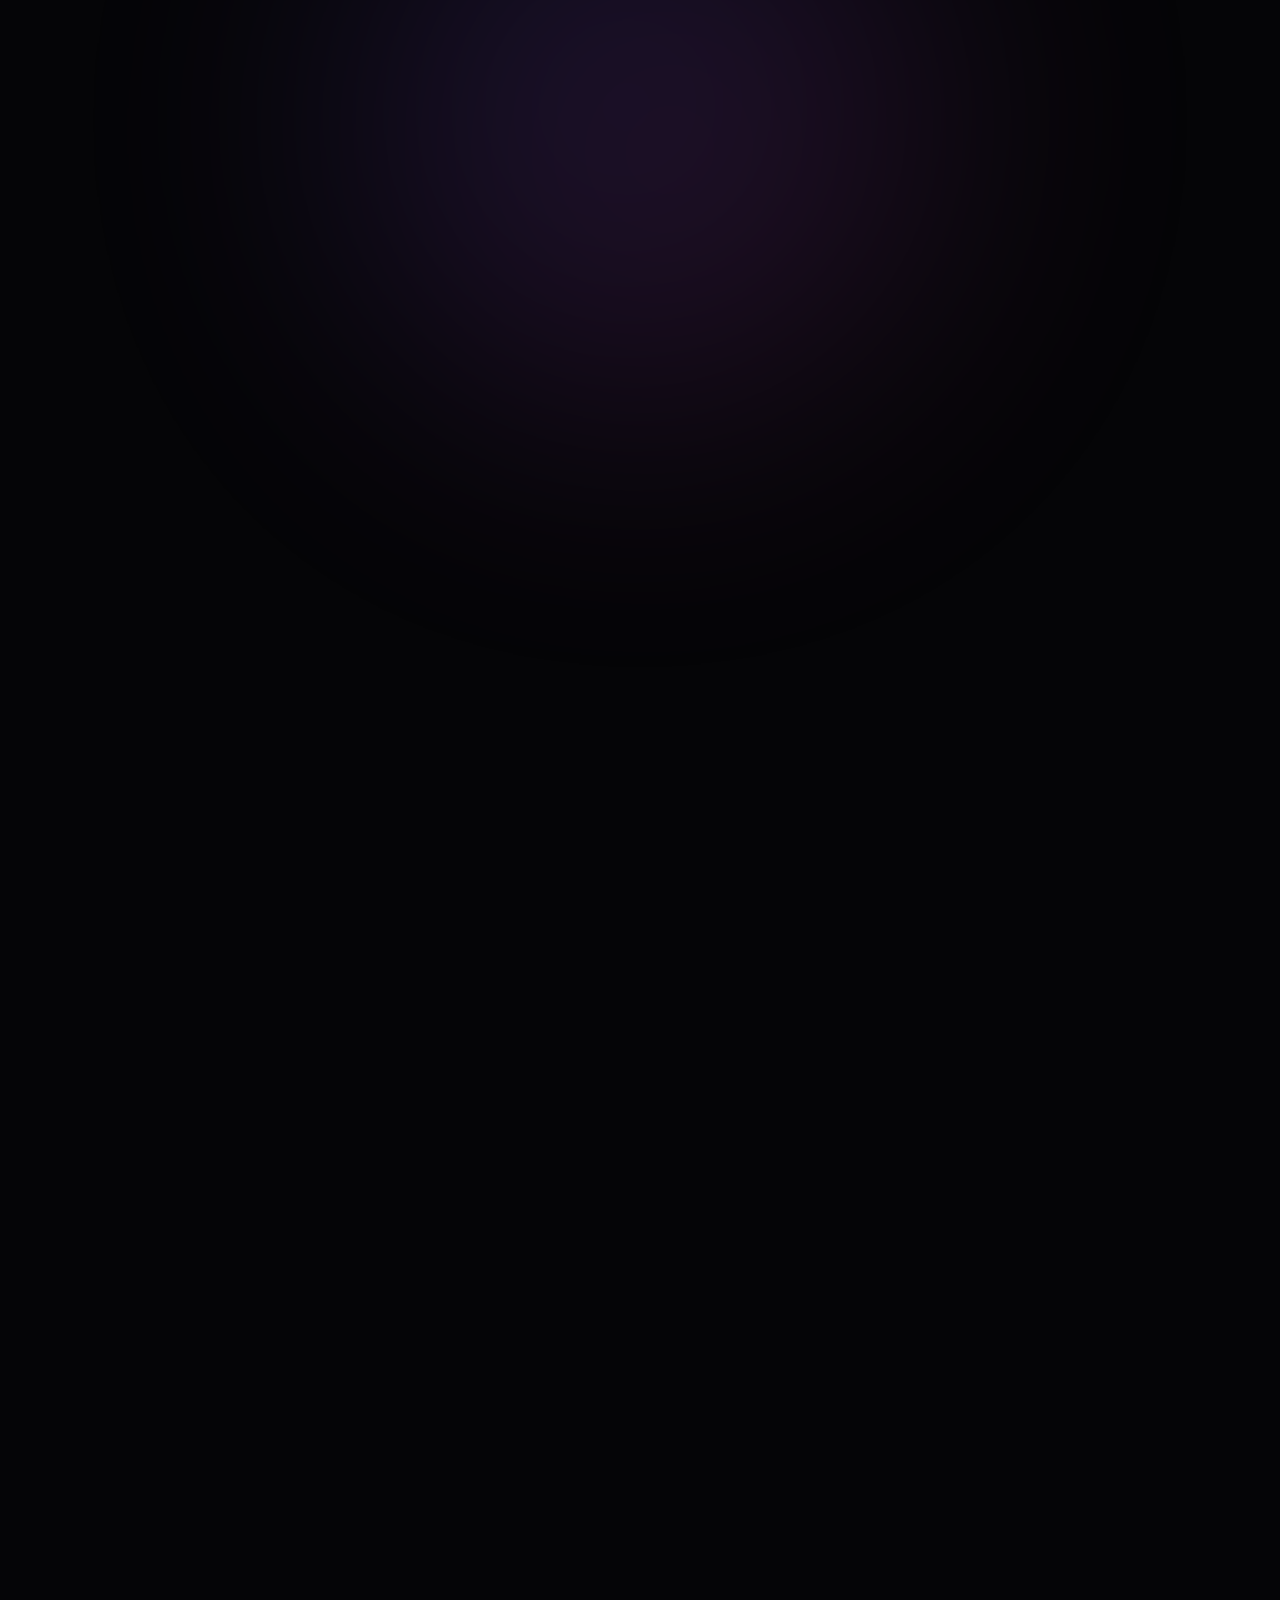
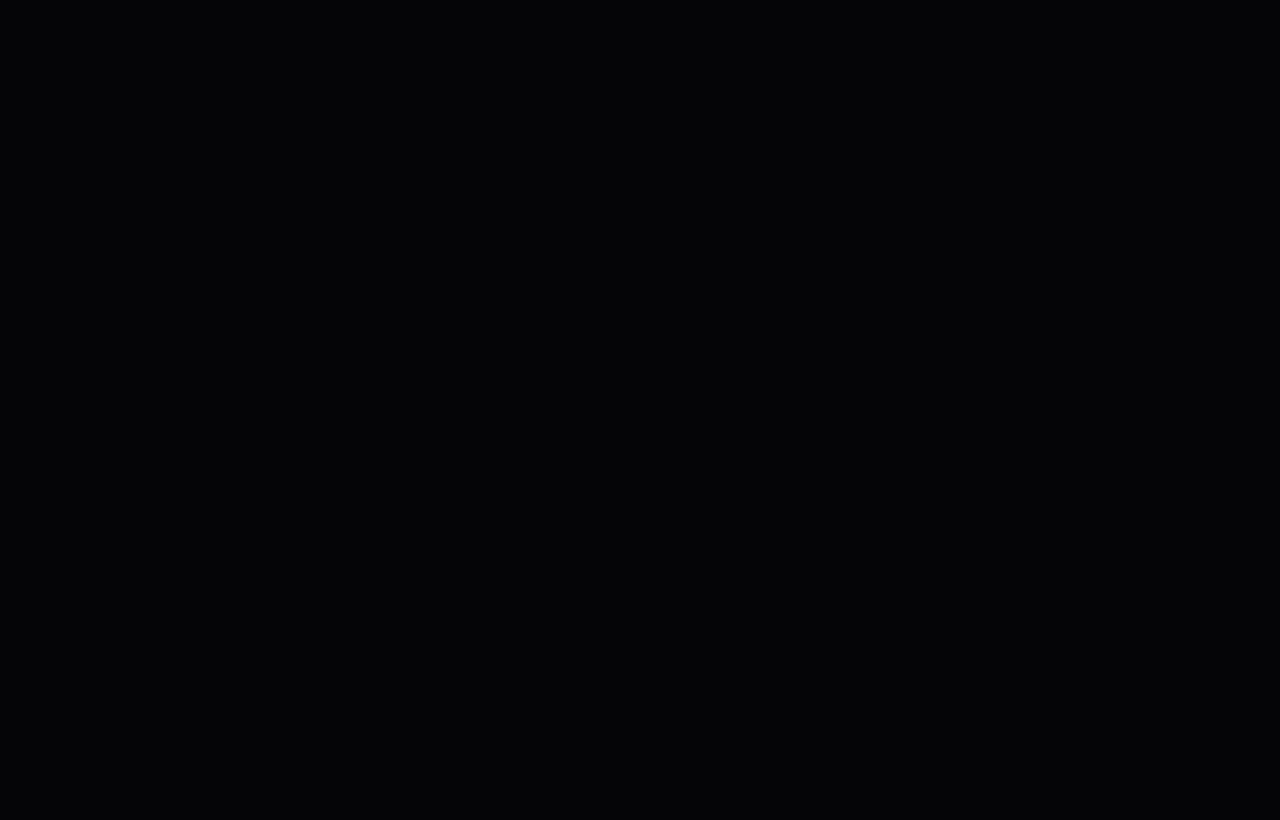
<file: ai-cook-timer-privacy-policy.html>
<!DOCTYPE html>
<html lang="en">

<head>
    <meta charset="UTF-8">
    <meta name="viewport" content="width=device-width, initial-scale=1.0">
    <title>Privacy Policy - AI Cook Timer</title>
    <link rel="stylesheet" href="style.css">
    <link href="https://fonts.googleapis.com/css2?family=Outfit:wght@300;400;500;600;700&display=swap" rel="stylesheet">
    <style>
        .privacy-content {
            max-width: 800px;
            margin: 0 auto;
            color: var(--text-secondary);
        }

        .privacy-section {
            margin-bottom: 2.5rem;
            background: var(--card-bg);
            border: 1px solid var(--card-border);
            border-radius: var(--border-radius-lg);
            padding: 2rem;
            backdrop-filter: blur(10px);
        }

        .privacy-section h2 {
            color: var(--text-primary);
            font-size: 1.5rem;
            margin-bottom: 1rem;
            display: flex;
            align-items: center;
            gap: 0.75rem;
        }

        .privacy-section h3 {
            color: var(--text-primary);
            font-size: 1.2rem;
            margin: 1.5rem 0 0.75rem;
        }

        .privacy-section p {
            margin-bottom: 1rem;
        }

        .privacy-section ul {
            list-style-type: none;
            padding-left: 0;
            margin-bottom: 1rem;
        }

        .privacy-section li {
            position: relative;
            padding-left: 1.5rem;
            margin-bottom: 0.5rem;
        }

        .privacy-section li::before {
            content: "•";
            color: var(--text-accent);
            position: absolute;
            left: 0;
            font-weight: bold;
        }

        .back-link {
            display: inline-block;
            margin-top: 2rem;
            color: var(--text-accent);
            text-decoration: none;
            font-weight: 500;
            transition: all 0.2s ease;
        }

        .back-link:hover {
            text-decoration: none;
            transform: translateX(-5px);
            color: var(--text-primary);
        }

        .icon {
            font-size: 1.25em;
        }

        .highlight {
            color: var(--text-accent);
            font-weight: 600;
        }
    </style>
</head>

<body>
    <div class="background-glow"></div>

    <div class="container fade-in-up">
        <header class="hero-section" style="padding-bottom: 2rem;">
            <h1><span class="gradient-text">Privacy Policy</span></h1>
            <p class="subtitle">AI Cook Timer - Effective Date: January 21, 2026</p>
        </header>

        <main class="privacy-content">
            <div class="privacy-section">
                <p>AI Cook Timer is designed to be your perfect kitchen companion while respecting your privacy. Most of
                    the app's functionality operates <strong class="highlight">locally on your device</strong>.</p>
            </div>

            <div class="privacy-section">
                <h2><span class="icon">🍳</span> AI-Powered Timers</h2>
                <p>When you ask AI Cook Timer for cooking durations, your request (e.g., "how long to cook a medium-rare
                    steak?") may be processed by an AI model. We ensure that:</p>
                <ul>
                    <li>No personal identifying information (PII) is included in these requests.</li>
                    <li>Questions are used strictly to provide you with the most accurate cooking times and
                        instructions.</li>
                    <li>We do not store your kitchen queries in a way that can be linked back to you personally.</li>
                </ul>
            </div>

            <div class="privacy-section">
                <h2><span class="icon">🔔</span> Alarms & Notifications</h2>
                <p>To alert you when your meal is ready, AI Cook Timer requires permission to:</p>
                <ul>
                    <li>Set exact alarms and reminders.</li>
                    <li>Send push notifications (so you don't miss the alert even if the app is in the background).</li>
                </ul>
                <p>These permissions are used solely for the intended purpose of timing your meals.</p>
            </div>

            <div class="privacy-section">
                <h2><span class="icon">🔒</span> Data Storage</h2>
                <p>Your cooking history, timer presets, and preferences are stored <strong>locally on your
                        device</strong>. We do not sync this data to our servers unless you explicitly opt-in for a
                    cloud backup service (if available in future versions).</p>
            </div>

            <div class="privacy-section">
                <h2><span class="icon">⚖️</span> Terms & EULA</h2>
                <p>By using AI Cook Timer, you also agree to the <a
                        href="https://www.apple.com/legal/internet-services/itunes/dev/stdeula/"
                        style="color: var(--text-accent); text-decoration: none;">Apple Standard End User License
                        Agreement (EULA)</a>.</p>
            </div>

            <div class="privacy-section">
                <h2><span class="icon">📊</span> Analytics</h2>
                <p>We may collect anonymous usage data (e.g., "how many times the alarm was triggered") to improve the
                    app's performance and accuracy. This data is fully anonymized and cannot be used to identify you.
                </p>
                <p>For more information on how to manage your data or to request deletion, please visit our <a
                        href="ai-cook-timer-support.html"
                        style="color: var(--text-accent); text-decoration: none;">Support & Data Deletion</a> page.</p>
            </div>

            <div class="privacy-section">
                <h2><span class="icon">✉️</span> Contact Us</h2>
                <p>If you have any questions about this Privacy Policy, please contact us at support@aicooktimer.com or
                    via our <a href="ai-cook-timer-support.html"
                        style="color: var(--text-accent); text-decoration: none;">Support Page</a>.</p>
            </div>

            <div style="text-align: center; margin-bottom: 4rem;">
                <a href="index.html" class="back-link">← Back to Portfolio</a>
            </div>
        </main>

        <footer class="footer">
            <p>&copy; 2026 AI Cook Timer. All rights reserved.</p>
        </footer>
    </div>
</body>

</html>
</file>
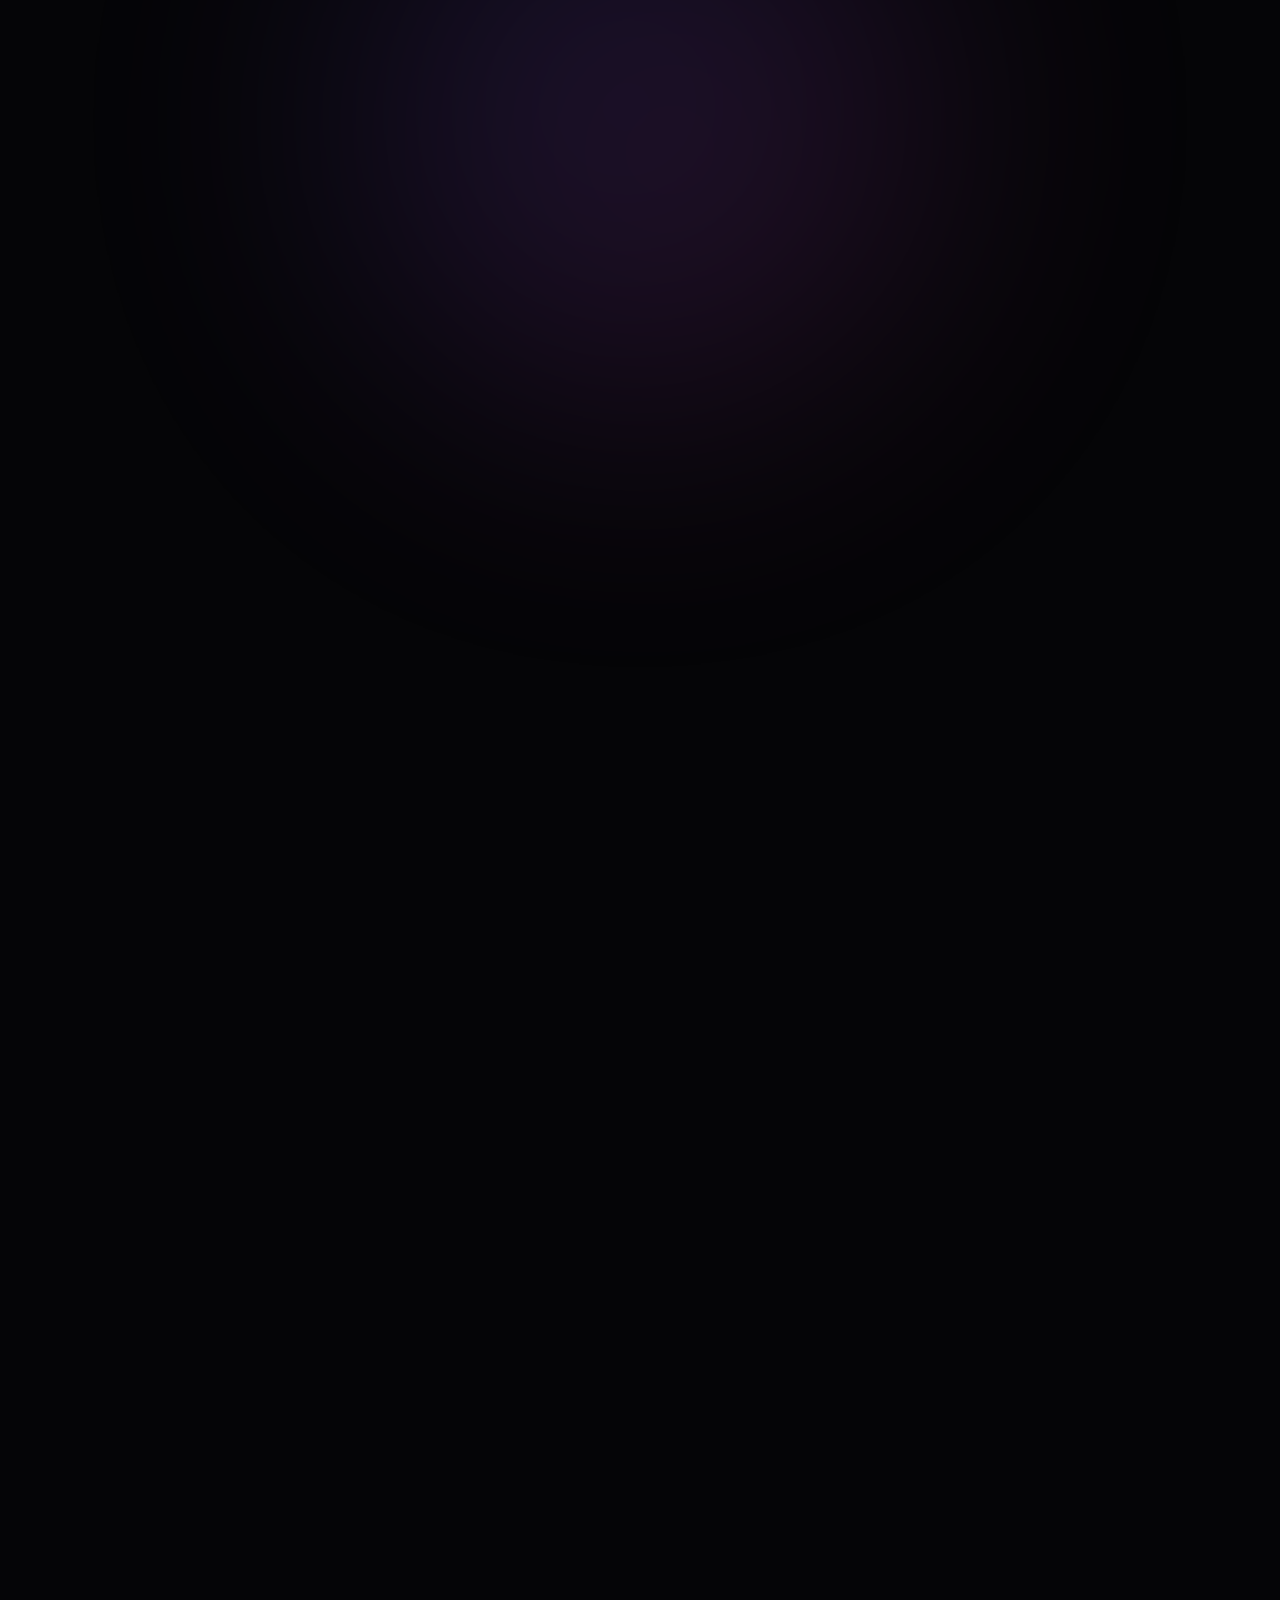
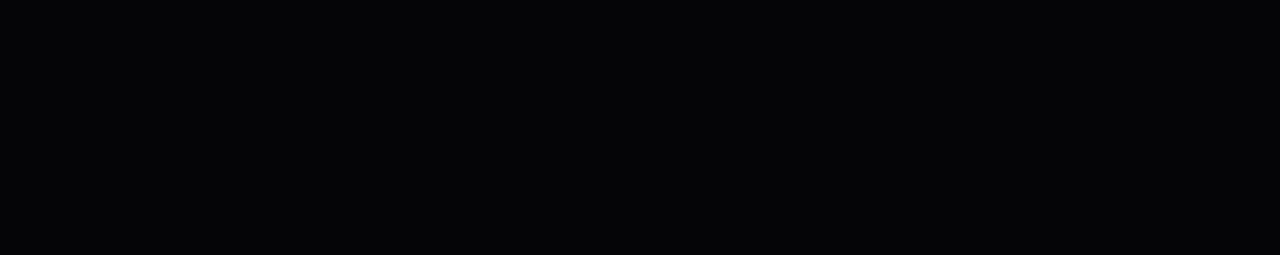
<file: ai-cook-timer-support.html>
<!DOCTYPE html>
<html lang="en">

<head>
    <meta charset="UTF-8">
    <meta name="viewport" content="width=device-width, initial-scale=1.0">
    <title>Support & Data Deletion - AI Cook Timer</title>
    <link rel="stylesheet" href="style.css">
    <link href="https://fonts.googleapis.com/css2?family=Outfit:wght@300;400;500;600;700&display=swap" rel="stylesheet">
    <style>
        .support-content {
            max-width: 800px;
            margin: 0 auto;
            color: var(--text-secondary);
        }

        .support-section {
            margin-bottom: 2.5rem;
            background: var(--card-bg);
            border: 1px solid var(--card-border);
            border-radius: var(--border-radius-lg);
            padding: 2rem;
            backdrop-filter: blur(10px);
        }

        .support-section h2 {
            color: var(--text-primary);
            font-size: 1.5rem;
            margin-bottom: 1rem;
            display: flex;
            align-items: center;
            gap: 0.75rem;
        }

        .support-section p {
            margin-bottom: 1.5rem;
        }

        .back-link {
            display: inline-block;
            margin-top: 2rem;
            color: var(--text-accent);
            text-decoration: none;
            font-weight: 500;
            transition: all 0.2s ease;
        }

        .back-link:hover {
            text-decoration: none;
            transform: translateX(-5px);
            color: var(--text-primary);
        }

        .contact-btn {
            display: inline-flex;
            align-items: center;
            padding: 0.85rem 1.5rem;
            background: var(--accent-gradient);
            color: white;
            text-decoration: none;
            border-radius: var(--border-radius-sm);
            font-weight: 600;
            transition: all 0.3s ease;
            box-shadow: 0 10px 20px -10px rgba(99, 102, 241, 0.5);
        }

        .contact-btn:hover {
            transform: translateY(-2px);
            box-shadow: 0 15px 30px -10px rgba(99, 102, 241, 0.6);
        }

        .icon {
            font-size: 1.25em;
        }

        .highlight {
            color: var(--text-accent);
            font-weight: 600;
        }

        .deletion-steps {
            background: rgba(255, 255, 255, 0.02);
            border-radius: var(--border-radius-md);
            padding: 1.5rem;
            margin-top: 1rem;
        }

        .deletion-steps ol {
            padding-left: 1.5rem;
            margin-bottom: 0;
        }

        .deletion-steps li {
            margin-bottom: 0.75rem;
        }
    </style>
</head>

<body>
    <div class="background-glow"></div>

    <div class="container fade-in-up">
        <header class="hero-section" style="padding-bottom: 2rem;">
            <h1><span class="gradient-text">Support & Data</span></h1>
            <p class="subtitle">AI Cook Timer Help Center</p>
        </header>

        <main class="support-content">
            <div class="support-section">
                <h2><span class="icon">🆘</span> Get in Touch</h2>
                <p>Having trouble with AI Cook Timer? Whether it's a bug, a suggestion, or a question about a recipe,
                    we're here to help.</p>
                <a href="mailto:support@aicooktimer.com" class="contact-btn">Email Support</a>
            </div>

            <div class="support-section">
                <h2><span class="icon">🗑️</span> Data Deletion Request</h2>
                <p>We value your privacy and provide a simple way to delete any data associated with your account or
                    device usage. Since AI Cook Timer primarily stores data <strong class="highlight">locally</strong>,
                    you can often handle this yourself:</p>

                <div class="deletion-steps">
                    <p><strong>To delete all local data:</strong></p>
                    <ol>
                        <li>Open the <strong class="highlight">Settings</strong> app on your device.</li>
                        <li>Go to <strong class="highlight">Apps</strong> or <strong
                                class="highlight">Applications</strong>.</li>
                        <li>Select <strong class="highlight">AI Cook Timer</strong>.</li>
                        <li>Tap <strong class="highlight">Storage</strong> or <strong class="highlight">Clear
                                Data</strong>.</li>
                        <li>Confirm the deletion.</li>
                    </ol>
                </div>

                <p style="margin-top: 1.5rem;">If you have opted into cloud backups or want to ensure any diagnostic
                    data we might have is removed, please contact our support team:</p>
                <p>Email: <a href="mailto:support@aicooktimer.com?subject=Data Deletion Request"
                        class="highlight">support@aicooktimer.com</a></p>
                <p>Please include "Data Deletion Request" in the subject line and provide any relevant account
                    indicators (such as your User ID found in settings).</p>
            </div>

            <div class="support-section">
                <h2><span class="icon">🕒</span> Response Time</h2>
                <p>Our small team typically responds within 24-48 hours during business days. We appreciate your
                    patience!</p>
            </div>

            <div style="text-align: center; margin-bottom: 4rem;">
                <a href="index.html" class="back-link">← Back to Portfolio</a>
            </div>
        </main>

        <footer class="footer">
            <p>&copy; 2026 AI Cook Timer. All rights reserved.</p>
        </footer>
    </div>
</body>

</html>
</file>
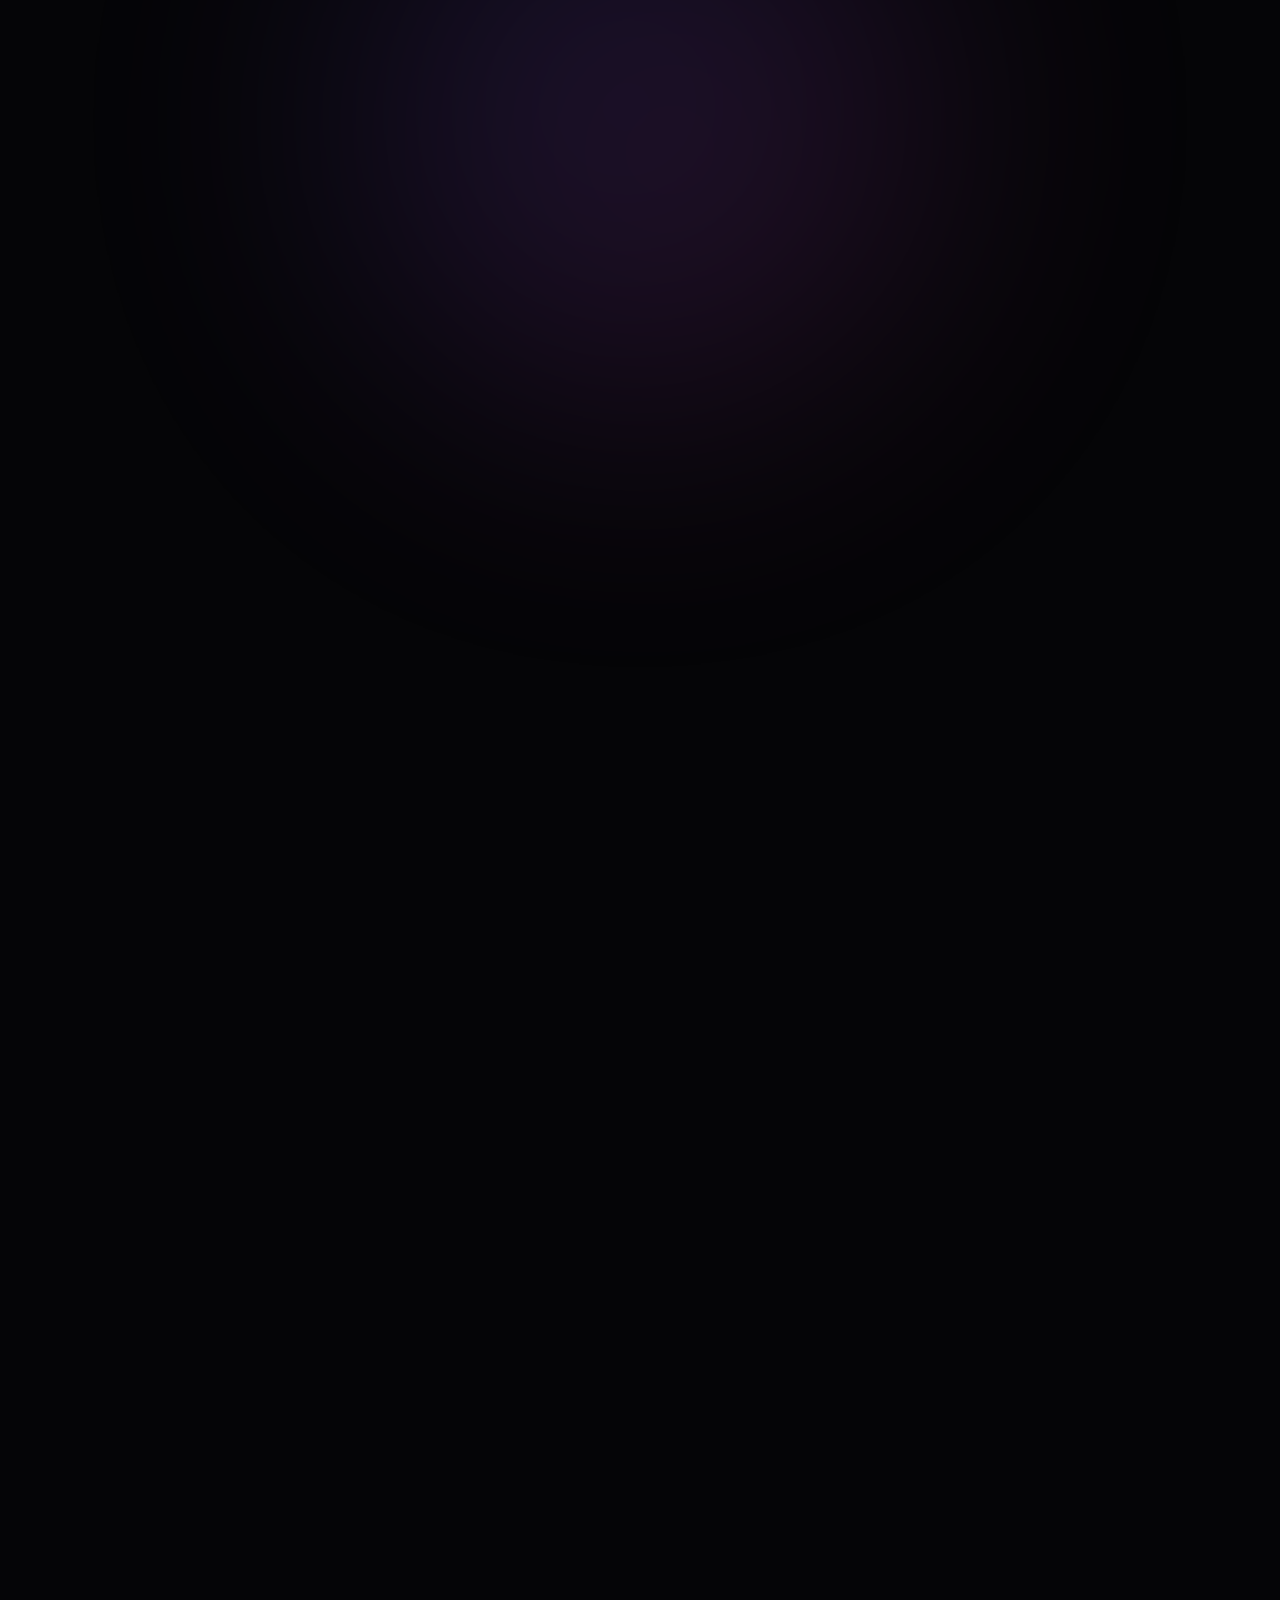
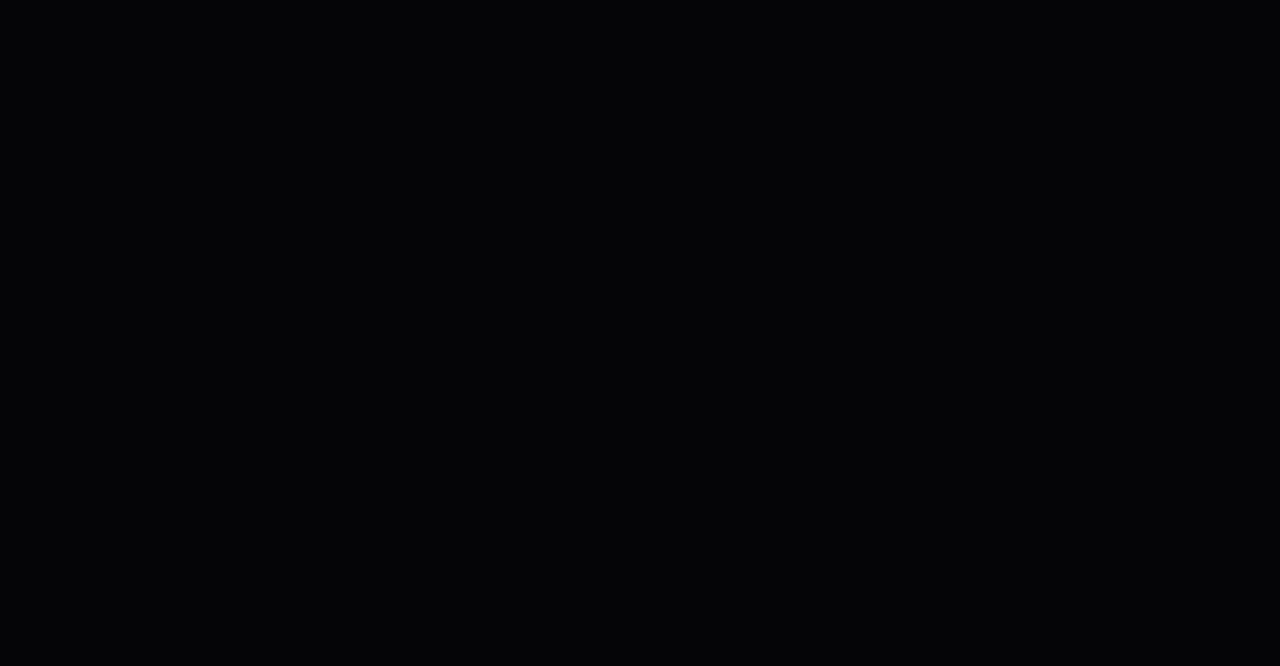
<file: ai-cook-timer-terms.html>
<!DOCTYPE html>
<html lang="en">

<head>
    <meta charset="UTF-8">
    <meta name="viewport" content="width=device-width, initial-scale=1.0">
    <title>Terms of Service - AI Cook Timer</title>
    <link rel="stylesheet" href="style.css">
    <link href="https://fonts.googleapis.com/css2?family=Outfit:wght@300;400;500;600;700&display=swap" rel="stylesheet">
    <style>
        .tos-content {
            max-width: 800px;
            margin: 0 auto;
            color: var(--text-secondary);
        }

        .tos-section {
            margin-bottom: 2.5rem;
            background: var(--card-bg);
            border: 1px solid var(--card-border);
            border-radius: var(--border-radius-lg);
            padding: 2rem;
            backdrop-filter: blur(10px);
        }

        .tos-section h2 {
            color: var(--text-primary);
            font-size: 1.5rem;
            margin-bottom: 1rem;
        }

        .tos-section p {
            margin-bottom: 1rem;
        }

        .tos-section ul {
            list-style-type: none;
            padding-left: 0;
            margin-bottom: 1rem;
        }

        .tos-section li {
            position: relative;
            padding-left: 1.5rem;
            margin-bottom: 0.5rem;
        }

        .tos-section li::before {
            content: "•";
            color: var(--text-accent);
            position: absolute;
            left: 0;
            font-weight: bold;
        }

        .back-link {
            display: inline-block;
            margin-top: 2rem;
            color: var(--text-accent);
            text-decoration: none;
            font-weight: 500;
            transition: all 0.2s ease;
        }

        .back-link:hover {
            text-decoration: none;
            transform: translateX(-5px);
            color: var(--text-primary);
        }
    </style>
</head>

<body>
    <div class="background-glow"></div>

    <div class="container fade-in-up">
        <header class="hero-section" style="padding-bottom: 2rem;">
            <h1><span class="gradient-text">Terms of Service</span></h1>
            <p class="subtitle">AI Cook Timer - Last Updated: January 21, 2026</p>
        </header>

        <main class="tos-content">
            <div class="tos-section">
                <h2>1. Acceptance of Terms</h2>
                <p>By downloading, accessing, or using the AI Cook Timer mobile application ("Service"), you agree to be
                    bound by these Terms of Service and the <a
                        href="https://www.apple.com/legal/internet-services/itunes/dev/stdeula/"
                        style="color: var(--text-accent); text-decoration: none;">Apple Standard End User License
                        Agreement (EULA)</a>. If you do not agree to these terms, please do not use the Service.
                </p>
            </div>

            <div class="tos-section">
                <h2>2. Description of Service</h2>
                <p>AI Cook Timer is an AI-powered kitchen utility tool that provides estimated cooking durations and
                    triggers alarms to notify users when their meals are likely ready.</p>
            </div>

            <div class="tos-section">
                <h2>3. AI Disclaimer & Food Safety</h2>
                <p><strong>IMPORTANT:</strong> The cooking times provided by AI Cook Timer are estimates generated by
                    artificial intelligence. Actual results may vary based on:</p>
                <ul>
                    <li>Type and age of appliances (ovens, stoves, air fryers).</li>
                    <li>Altitude and environmental conditions.</li>
                    <li>Initial temperature and quality of ingredients.</li>
                </ul>
                <p><strong class="highlight">Always use a food thermometer</strong> to ensure meat and other perishables
                    have reached safe internal temperatures as recommended by food safety authorities.</p>
            </div>

            <div class="tos-section">
                <h2>4. Privacy</h2>
                <p>Your privacy is important to us. Our use of your personal information is governed by our Privacy
                    Policy. By using AI Cook Timer, you consent to the collection and use of information as detailed in
                    our
                    <a href="ai-cook-timer-privacy-policy.html"
                        style="color: var(--text-accent); text-decoration: none;">Privacy Policy</a>.
                </p>
            </div>

            <div class="tos-section">
                <h2>5. Limitation of Liability</h2>
                <p>To the fullest extent permitted by law, AI Cook Timer and its developers shall not be liable for any:
                </p>
                <ul>
                    <li>Undercooked or overcooked food results.</li>
                    <li>Foodborne illnesses resulting from consumption of meals timed by the app.</li>
                    <li>Kitchen accidents, fires, or damage to property.</li>
                    <li>Direct or indirect damages arising from the use of the Service.</li>
                </ul>
            </div>

            <div class="tos-section">
                <h2>6. Changes to Terms</h2>
                <p>We reserve the right to modify these Terms at any time. Your continued use of the app following any
                    changes constitutes acceptance of the new Terms.</p>
            </div>

            <div style="text-align: center; margin-bottom: 4rem;">
                <a href="index.html" class="back-link">← Back to Portfolio</a>
            </div>
        </main>

        <footer class="footer">
            <p>&copy; 2026 AI Cook Timer. All rights reserved.</p>
        </footer>
    </div>
</body>

</html>
</file>
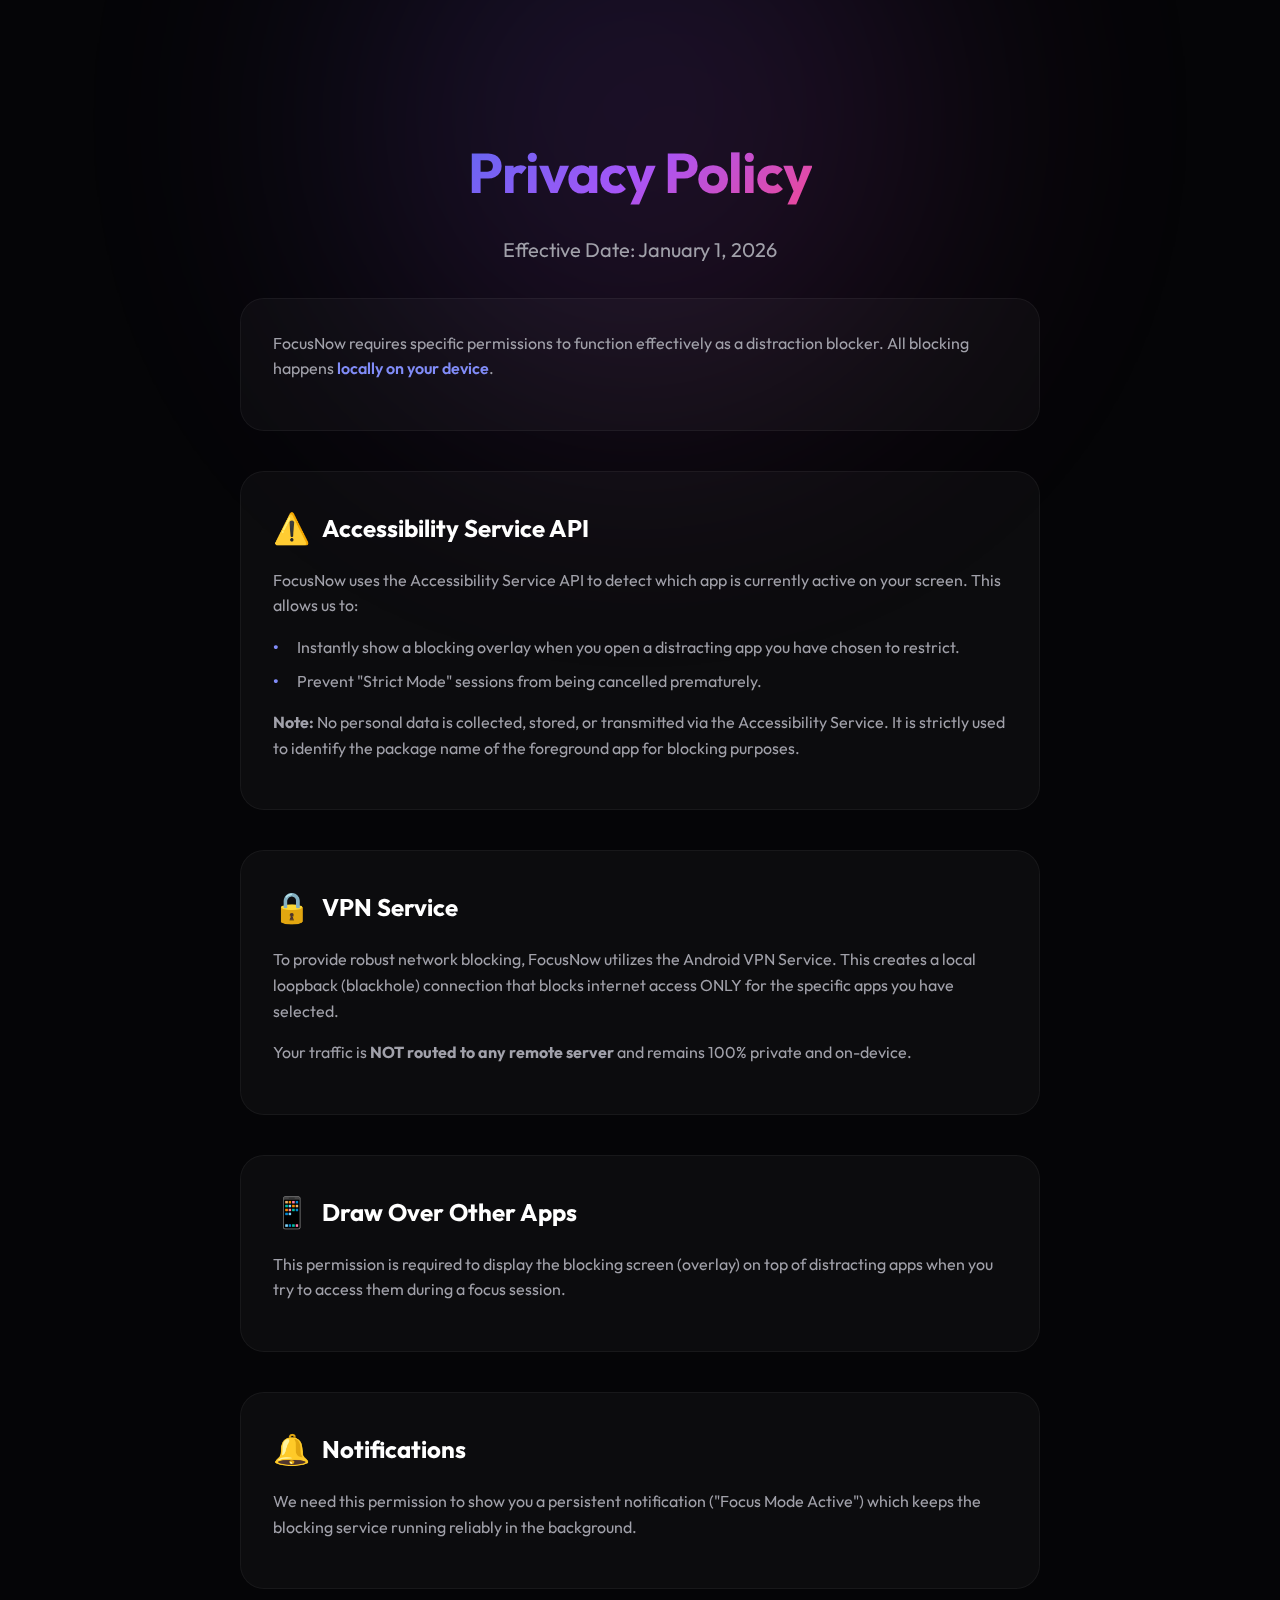
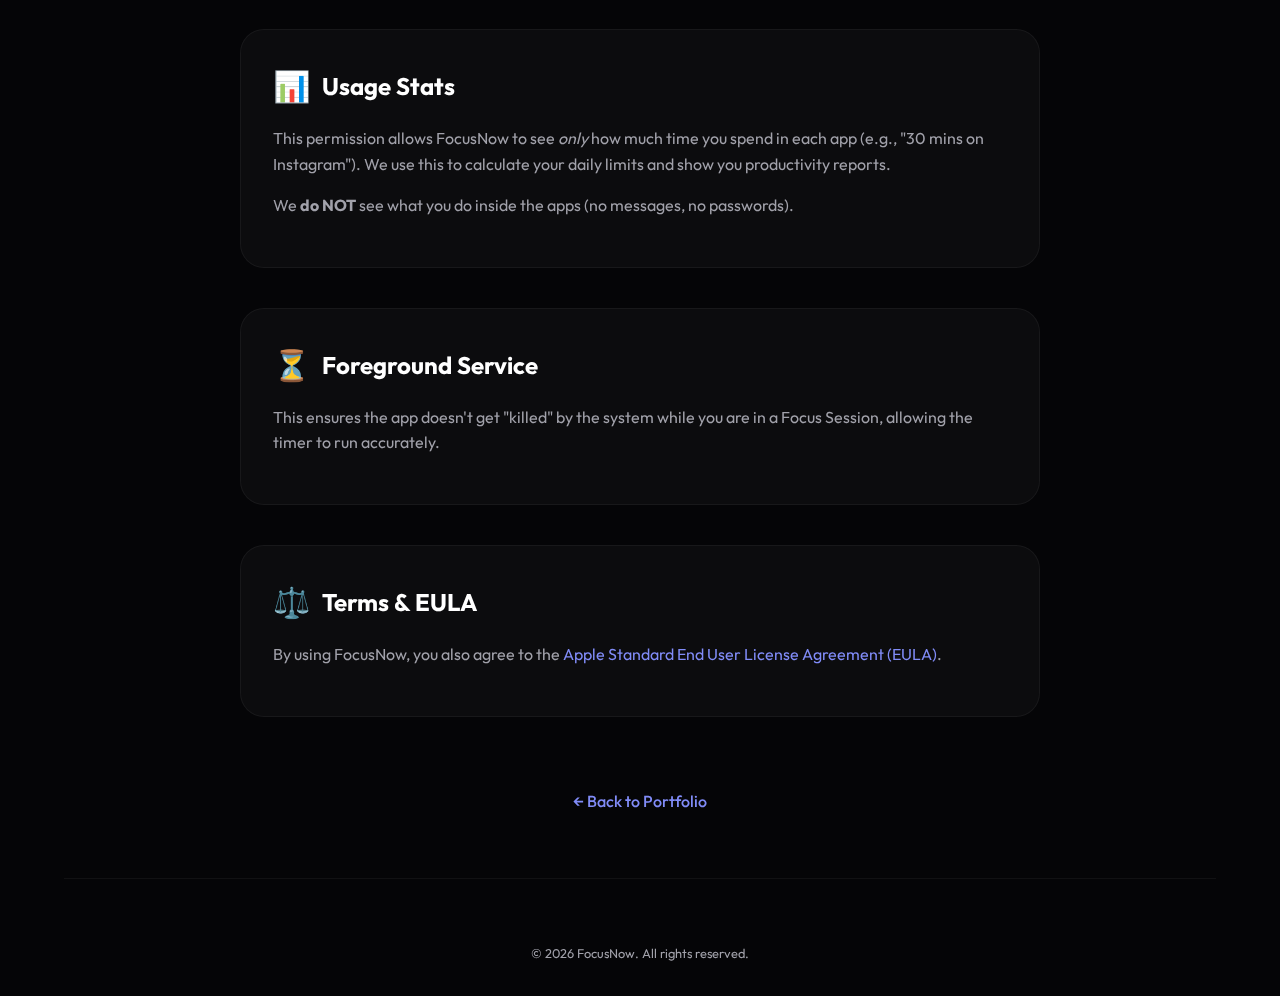
<file: focusnow-privacy-policy.html>
<!DOCTYPE html>
<html lang="en">

<head>
    <meta charset="UTF-8">
    <meta name="viewport" content="width=device-width, initial-scale=1.0">
    <title>Privacy Policy - FocusNow</title>
    <link rel="stylesheet" href="style.css">
    <link href="https://fonts.googleapis.com/css2?family=Outfit:wght@300;400;500;600;700&display=swap" rel="stylesheet">
    <style>
        .privacy-content {
            max-width: 800px;
            margin: 0 auto;
            color: var(--text-secondary);
        }

        .privacy-section {
            margin-bottom: 2.5rem;
            background: var(--card-bg);
            border: 1px solid var(--card-border);
            border-radius: var(--border-radius-lg);
            padding: 2rem;
        }

        .privacy-section h2 {
            color: var(--text-primary);
            font-size: 1.5rem;
            margin-bottom: 1rem;
            display: flex;
            align-items: center;
            gap: 0.75rem;
        }

        .privacy-section h3 {
            color: var(--text-primary);
            font-size: 1.2rem;
            margin: 1.5rem 0 0.75rem;
        }

        .privacy-section p {
            margin-bottom: 1rem;
        }

        .privacy-section ul {
            list-style-type: none;
            padding-left: 0;
            margin-bottom: 1rem;
        }

        .privacy-section li {
            position: relative;
            padding-left: 1.5rem;
            margin-bottom: 0.5rem;
        }

        .privacy-section li::before {
            content: "•";
            color: var(--text-accent);
            position: absolute;
            left: 0;
            font-weight: bold;
        }

        .back-link {
            display: inline-block;
            margin-top: 2rem;
            color: var(--text-accent);
            text-decoration: none;
            font-weight: 500;
        }

        .back-link:hover {
            text-decoration: underline;
        }

        .icon {
            font-size: 1.25em;
        }
    </style>
</head>

<body>
    <div class="background-glow"></div>

    <div class="container">
        <header class="hero-section" style="padding-bottom: 2rem;">
            <h1><span class="gradient-text">Privacy Policy</span></h1>
            <p class="subtitle">Effective Date: January 1, 2026</p>
        </header>

        <main class="privacy-content">
            <div class="privacy-section">
                <p>FocusNow requires specific permissions to function effectively as a distraction blocker. All blocking
                    happens <strong class="highlight">locally on your device</strong>.</p>
            </div>

            <div class="privacy-section">
                <h2><span class="icon">⚠️</span> Accessibility Service API</h2>
                <p>FocusNow uses the Accessibility Service API to detect which app is currently active on your screen.
                    This allows us to:</p>
                <ul>
                    <li>Instantly show a blocking overlay when you open a distracting app you have chosen to restrict.
                    </li>
                    <li>Prevent "Strict Mode" sessions from being cancelled prematurely.</li>
                </ul>
                <p><strong>Note:</strong> No personal data is collected, stored, or transmitted via the Accessibility
                    Service. It is strictly used to identify the package name of the foreground app for blocking
                    purposes.</p>
            </div>

            <div class="privacy-section">
                <h2><span class="icon">🔒</span> VPN Service</h2>
                <p>To provide robust network blocking, FocusNow utilizes the Android VPN Service. This creates a local
                    loopback (blackhole) connection that blocks internet access ONLY for the specific apps you have
                    selected.</p>
                <p>Your traffic is <strong>NOT routed to any remote server</strong> and remains 100% private and
                    on-device.</p>
            </div>

            <div class="privacy-section">
                <h2><span class="icon">📱</span> Draw Over Other Apps</h2>
                <p>This permission is required to display the blocking screen (overlay) on top of distracting apps when
                    you try to access them during a focus session.</p>
            </div>

            <div class="privacy-section">
                <h2><span class="icon">🔔</span> Notifications</h2>
                <p>We need this permission to show you a persistent notification ("Focus Mode Active") which keeps the
                    blocking service running reliably in the background.</p>
            </div>

            <div class="privacy-section">
                <h2><span class="icon">📊</span> Usage Stats</h2>
                <p>This permission allows FocusNow to see <em>only</em> how much time you spend in each app (e.g., "30
                    mins on Instagram"). We use this to calculate your daily limits and show you productivity reports.
                </p>
                <p>We <strong>do NOT</strong> see what you do inside the apps (no messages, no passwords).</p>
            </div>

            <div class="privacy-section">
                <h2><span class="icon">⏳</span> Foreground Service</h2>
                <p>This ensures the app doesn't get "killed" by the system while you are in a Focus Session, allowing
                    the timer to run accurately.</p>
            </div>

            <div class="privacy-section">
                <h2><span class="icon">⚖️</span> Terms & EULA</h2>
                <p>By using FocusNow, you also agree to the <a
                        href="https://www.apple.com/legal/internet-services/itunes/dev/stdeula/"
                        style="color: var(--text-accent); text-decoration: none;">Apple Standard End User License
                        Agreement (EULA)</a>.</p>
            </div>

            <div style="text-align: center; margin-bottom: 4rem;">
                <a href="index.html" class="back-link">← Back to Portfolio</a>
            </div>
        </main>

        <footer class="footer">
            <p>&copy; 2026 FocusNow. All rights reserved.</p>
        </footer>
    </div>
</body>

</html>
</file>
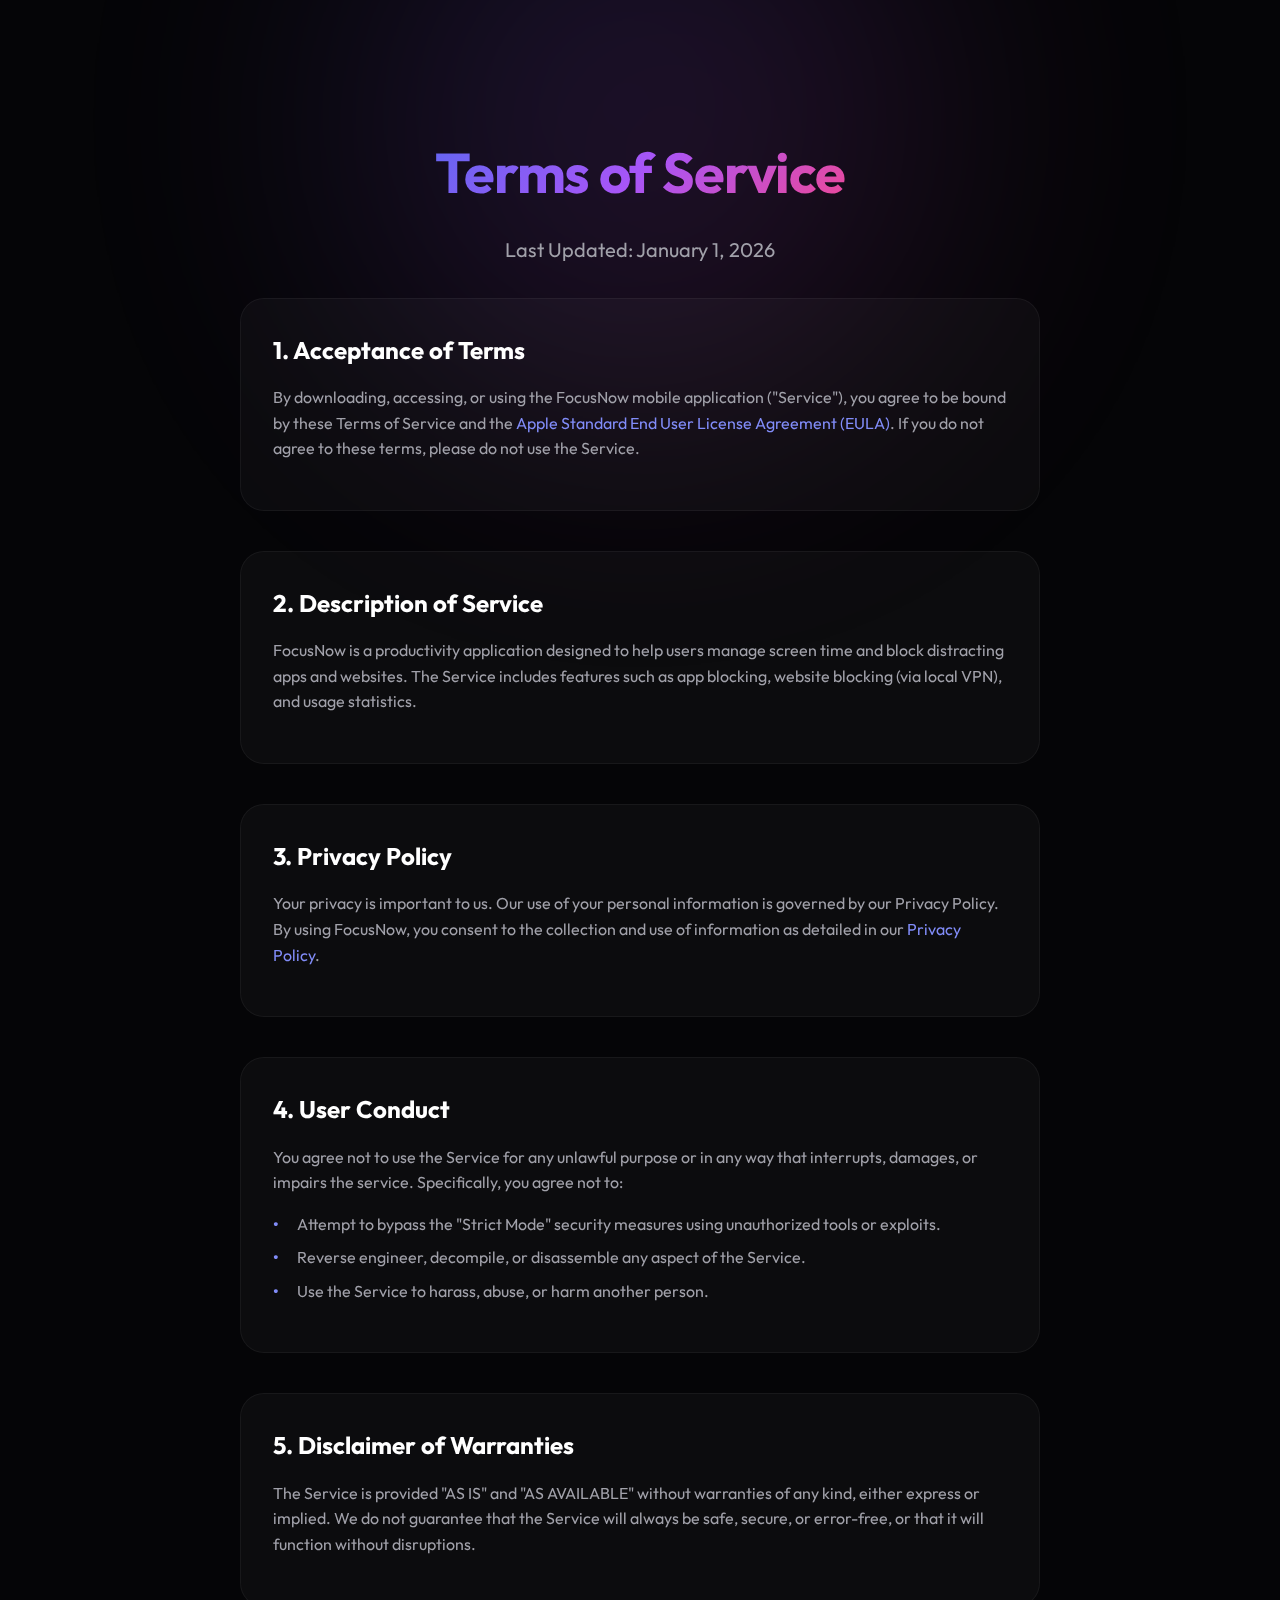
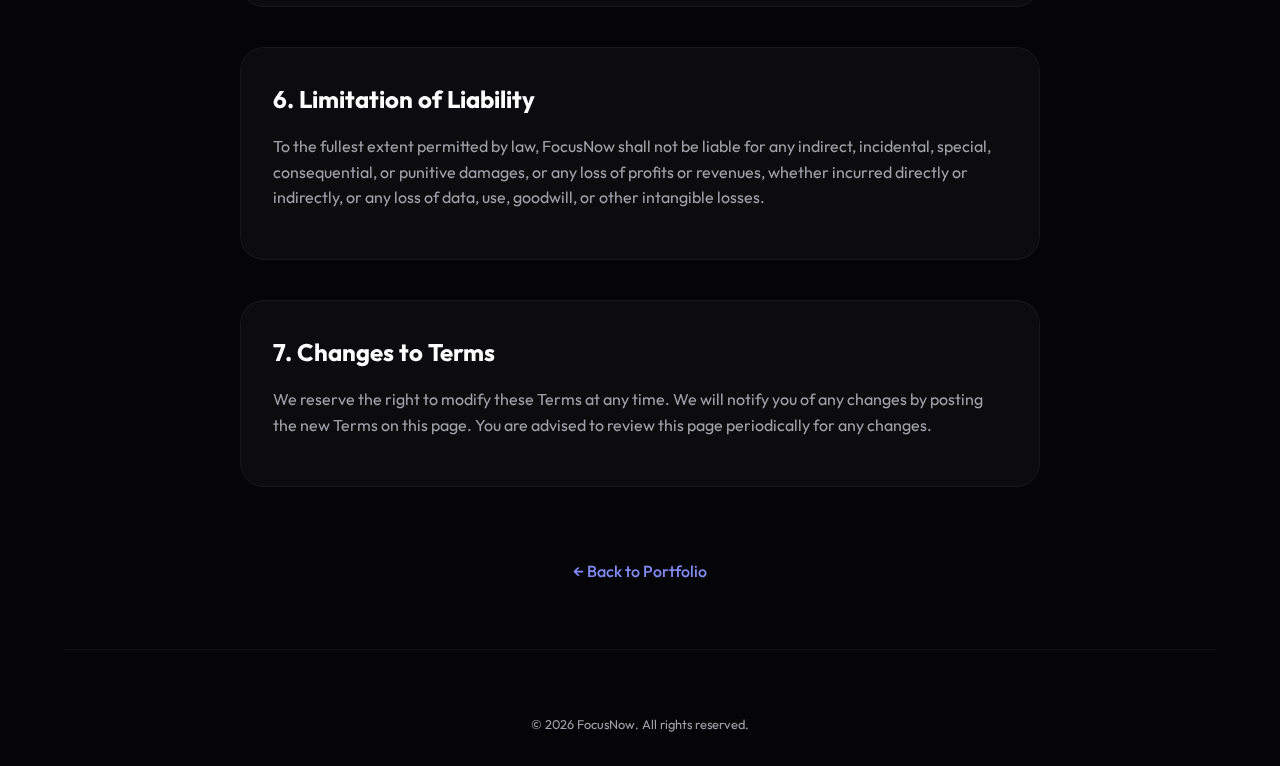
<file: focusnow-terms.html>
<!DOCTYPE html>
<html lang="en">

<head>
    <meta charset="UTF-8">
    <meta name="viewport" content="width=device-width, initial-scale=1.0">
    <title>Terms of Service - FocusNow</title>
    <link rel="stylesheet" href="style.css">
    <link href="https://fonts.googleapis.com/css2?family=Outfit:wght@300;400;500;600;700&display=swap" rel="stylesheet">
    <style>
        .tos-content {
            max-width: 800px;
            margin: 0 auto;
            color: var(--text-secondary);
        }

        .tos-section {
            margin-bottom: 2.5rem;
            background: var(--card-bg);
            border: 1px solid var(--card-border);
            border-radius: var(--border-radius-lg);
            padding: 2rem;
        }

        .tos-section h2 {
            color: var(--text-primary);
            font-size: 1.5rem;
            margin-bottom: 1rem;
        }

        .tos-section p {
            margin-bottom: 1rem;
        }

        .tos-section ul {
            list-style-type: none;
            padding-left: 0;
            margin-bottom: 1rem;
        }

        .tos-section li {
            position: relative;
            padding-left: 1.5rem;
            margin-bottom: 0.5rem;
        }

        .tos-section li::before {
            content: "•";
            color: var(--text-accent);
            position: absolute;
            left: 0;
            font-weight: bold;
        }

        .back-link {
            display: inline-block;
            margin-top: 2rem;
            color: var(--text-accent);
            text-decoration: none;
            font-weight: 500;
        }

        .back-link:hover {
            text-decoration: underline;
        }
    </style>
</head>

<body>
    <div class="background-glow"></div>

    <div class="container">
        <header class="hero-section" style="padding-bottom: 2rem;">
            <h1><span class="gradient-text">Terms of Service</span></h1>
            <p class="subtitle">Last Updated: January 1, 2026</p>
        </header>

        <main class="tos-content">
            <div class="tos-section">
                <h2>1. Acceptance of Terms</h2>
                <p>By downloading, accessing, or using the FocusNow mobile application ("Service"), you agree to be
                    bound by these Terms of Service and the <a
                        href="https://www.apple.com/legal/internet-services/itunes/dev/stdeula/"
                        style="color: var(--text-accent); text-decoration: none;">Apple Standard End User License
                        Agreement (EULA)</a>. If you do not agree to these terms, please do not use the Service.
                </p>
            </div>

            <div class="tos-section">
                <h2>2. Description of Service</h2>
                <p>FocusNow is a productivity application designed to help users manage screen time and block
                    distracting apps and websites. The Service includes features such as app blocking, website blocking
                    (via local VPN), and usage statistics.</p>
            </div>

            <div class="tos-section">
                <h2>3. Privacy Policy</h2>
                <p>Your privacy is important to us. Our use of your personal information is governed by our Privacy
                    Policy. By using FocusNow, you consent to the collection and use of information as detailed in our
                    <a href="focusnow-privacy-policy.html"
                        style="color: var(--text-accent); text-decoration: none;">Privacy Policy</a>.
                </p>
            </div>

            <div class="tos-section">
                <h2>4. User Conduct</h2>
                <p>You agree not to use the Service for any unlawful purpose or in any way that interrupts, damages, or
                    impairs the service. Specifically, you agree not to:</p>
                <ul>
                    <li>Attempt to bypass the "Strict Mode" security measures using unauthorized tools or exploits.</li>
                    <li>Reverse engineer, decompile, or disassemble any aspect of the Service.</li>
                    <li>Use the Service to harass, abuse, or harm another person.</li>
                </ul>
            </div>

            <div class="tos-section">
                <h2>5. Disclaimer of Warranties</h2>
                <p>The Service is provided "AS IS" and "AS AVAILABLE" without warranties of any kind, either express or
                    implied. We do not guarantee that the Service will always be safe, secure, or error-free, or that it
                    will function without disruptions.</p>
            </div>

            <div class="tos-section">
                <h2>6. Limitation of Liability</h2>
                <p>To the fullest extent permitted by law, FocusNow shall not be liable for any indirect, incidental,
                    special, consequential, or punitive damages, or any loss of profits or revenues, whether incurred
                    directly or indirectly, or any loss of data, use, goodwill, or other intangible losses.</p>
            </div>

            <div class="tos-section">
                <h2>7. Changes to Terms</h2>
                <p>We reserve the right to modify these Terms at any time. We will notify you of any changes by posting
                    the new Terms on this page. You are advised to review this page periodically for any changes.</p>
            </div>

            <div style="text-align: center; margin-bottom: 4rem;">
                <a href="index.html" class="back-link">← Back to Portfolio</a>
            </div>
        </main>

        <footer class="footer">
            <p>&copy; 2026 FocusNow. All rights reserved.</p>
        </footer>
    </div>
</body>

</html>
</file>
<file: style.css>
:root {
    /* Premium Color Palette */
    --bg-primary: #050507;
    --bg-secondary: #0a0a0c;

    --text-primary: #ffffff;
    --text-secondary: #a1a1aa;
    --text-accent: #818cf8;

    --accent-gradient: linear-gradient(135deg, #6366f1 0%, #a855f7 50%, #ec4899 100%);
    --card-bg: rgba(255, 255, 255, 0.03);
    --card-border: rgba(255, 255, 255, 0.05);
    --card-hover-bg: rgba(255, 255, 255, 0.06);

    --font-main: 'Outfit', sans-serif;

    --spacing-container: 1200px;
    --border-radius-lg: 24px;
    --border-radius-md: 16px;
    --border-radius-sm: 12px;
}

* {
    margin: 0;
    padding: 0;
    box-sizing: border-box;
}

body {
    background-color: var(--bg-primary);
    color: var(--text-primary);
    font-family: var(--font-main);
    line-height: 1.6;
    overflow-x: hidden;
    min-height: 100vh;
}

/* Background Effects */
.background-glow {
    position: fixed;
    top: -20%;
    left: 50%;
    transform: translateX(-50%);
    width: 600px;
    height: 600px;
    background: var(--accent-gradient);
    filter: blur(150px);
    opacity: 0.15;
    z-index: -1;
    border-radius: 50%;
}

/* Typography & Layout */
.container {
    max-width: var(--spacing-container);
    margin: 0 auto;
    padding: 0 1.5rem;
}

.gradient-text {
    background: var(--accent-gradient);
    -webkit-background-clip: text;
    background-clip: text;
    color: transparent;
    font-weight: 700;
}

.highlight {
    color: var(--text-accent);
    font-weight: 600;
}

/* Hero Section */
.hero-section {
    padding: 8rem 0 4rem;
    text-align: center;
}

h1 {
    font-size: 3.5rem;
    margin-bottom: 1rem;
    letter-spacing: -0.02em;
}

.subtitle {
    font-size: 1.25rem;
    color: var(--text-secondary);
    max-width: 600px;
    margin: 0 auto;
}

/* App Grid */
.app-grid-section {
    padding: 4rem 0;
}

.section-title {
    font-size: 2rem;
    margin-bottom: 3rem;
    text-align: center;
}

.app-grid {
    display: grid;
    grid-template-columns: repeat(auto-fit, minmax(340px, 1fr));
    gap: 2rem;
}

/* App Card */
.app-card {
    background: var(--card-bg);
    border: 1px solid var(--card-border);
    border-radius: var(--border-radius-lg);
    padding: 2rem;
    transition: all 0.3s cubic-bezier(0.4, 0, 0.2, 1);
    position: relative;
    overflow: hidden;
    backdrop-filter: blur(10px);
    display: flex;
    flex-direction: column;
    align-items: flex-start;
}

.app-card:hover {
    transform: translateY(-5px);
    background: var(--card-hover-bg);
    border-color: rgba(255, 255, 255, 0.1);
    box-shadow: 0 20px 40px -20px rgba(0, 0, 0, 0.5);
}

.app-icon-wrapper {
    width: 80px;
    height: 80px;
    border-radius: var(--border-radius-md);
    background: var(--bg-secondary);
    margin-bottom: 1.5rem;
    overflow: hidden;
    box-shadow: 0 4px 12px rgba(0, 0, 0, 0.2);
}

.app-icon {
    width: 100%;
    height: 100%;
    object-fit: cover;
}

.app-title {
    font-size: 1.5rem;
    margin-bottom: 0.5rem;
    font-weight: 600;
}

.app-description {
    color: var(--text-secondary);
    margin-bottom: 2rem;
    font-size: 0.95rem;
    flex-grow: 1;
}

.store-buttons {
    display: flex;
    gap: 1rem;
    flex-wrap: wrap;
    width: 100%;
}

.store-btn {
    flex: 1;
    display: inline-flex;
    align-items: center;
    justify-content: center;
    padding: 0.75rem 1rem;
    background: rgba(255, 255, 255, 0.05);
    border: 1px solid rgba(255, 255, 255, 0.08);
    border-radius: var(--border-radius-sm);
    color: var(--text-primary);
    text-decoration: none;
    font-size: 0.875rem;
    font-weight: 500;
    transition: all 0.2s ease;
    min-width: 120px;
}

.store-btn:hover {
    background: rgba(255, 255, 255, 0.1);
    transform: scale(1.02);
}

.store-icon {
    width: 18px;
    height: 18px;
    margin-right: 8px;
    fill: currentColor;
}

/* Animations */
.fade-in-up {
    opacity: 0;
    transform: translateY(20px);
    animation: fadeInUp 0.8s cubic-bezier(0.2, 0.8, 0.2, 1) forwards;
}

.delay-1 {
    animation-delay: 0.1s;
}

.delay-2 {
    animation-delay: 0.2s;
}

.delay-3 {
    animation-delay: 0.3s;
}

@keyframes fadeInUp {
    to {
        opacity: 1;
        transform: translateY(0);
    }
}

/* Footer */
.footer {
    padding: 4rem 0 2rem;
    text-align: center;
    color: var(--text-secondary);
    font-size: 0.8rem;
    border-top: 1px solid var(--card-border);
    margin-top: 4rem;
}

/* Media Queries */
@media (max-width: 768px) {
    h1 {
        font-size: 2.5rem;
    }

    .hero-section {
        padding: 6rem 0 3rem;
    }

    .app-card {
        padding: 1.5rem;
    }
}
</file>
